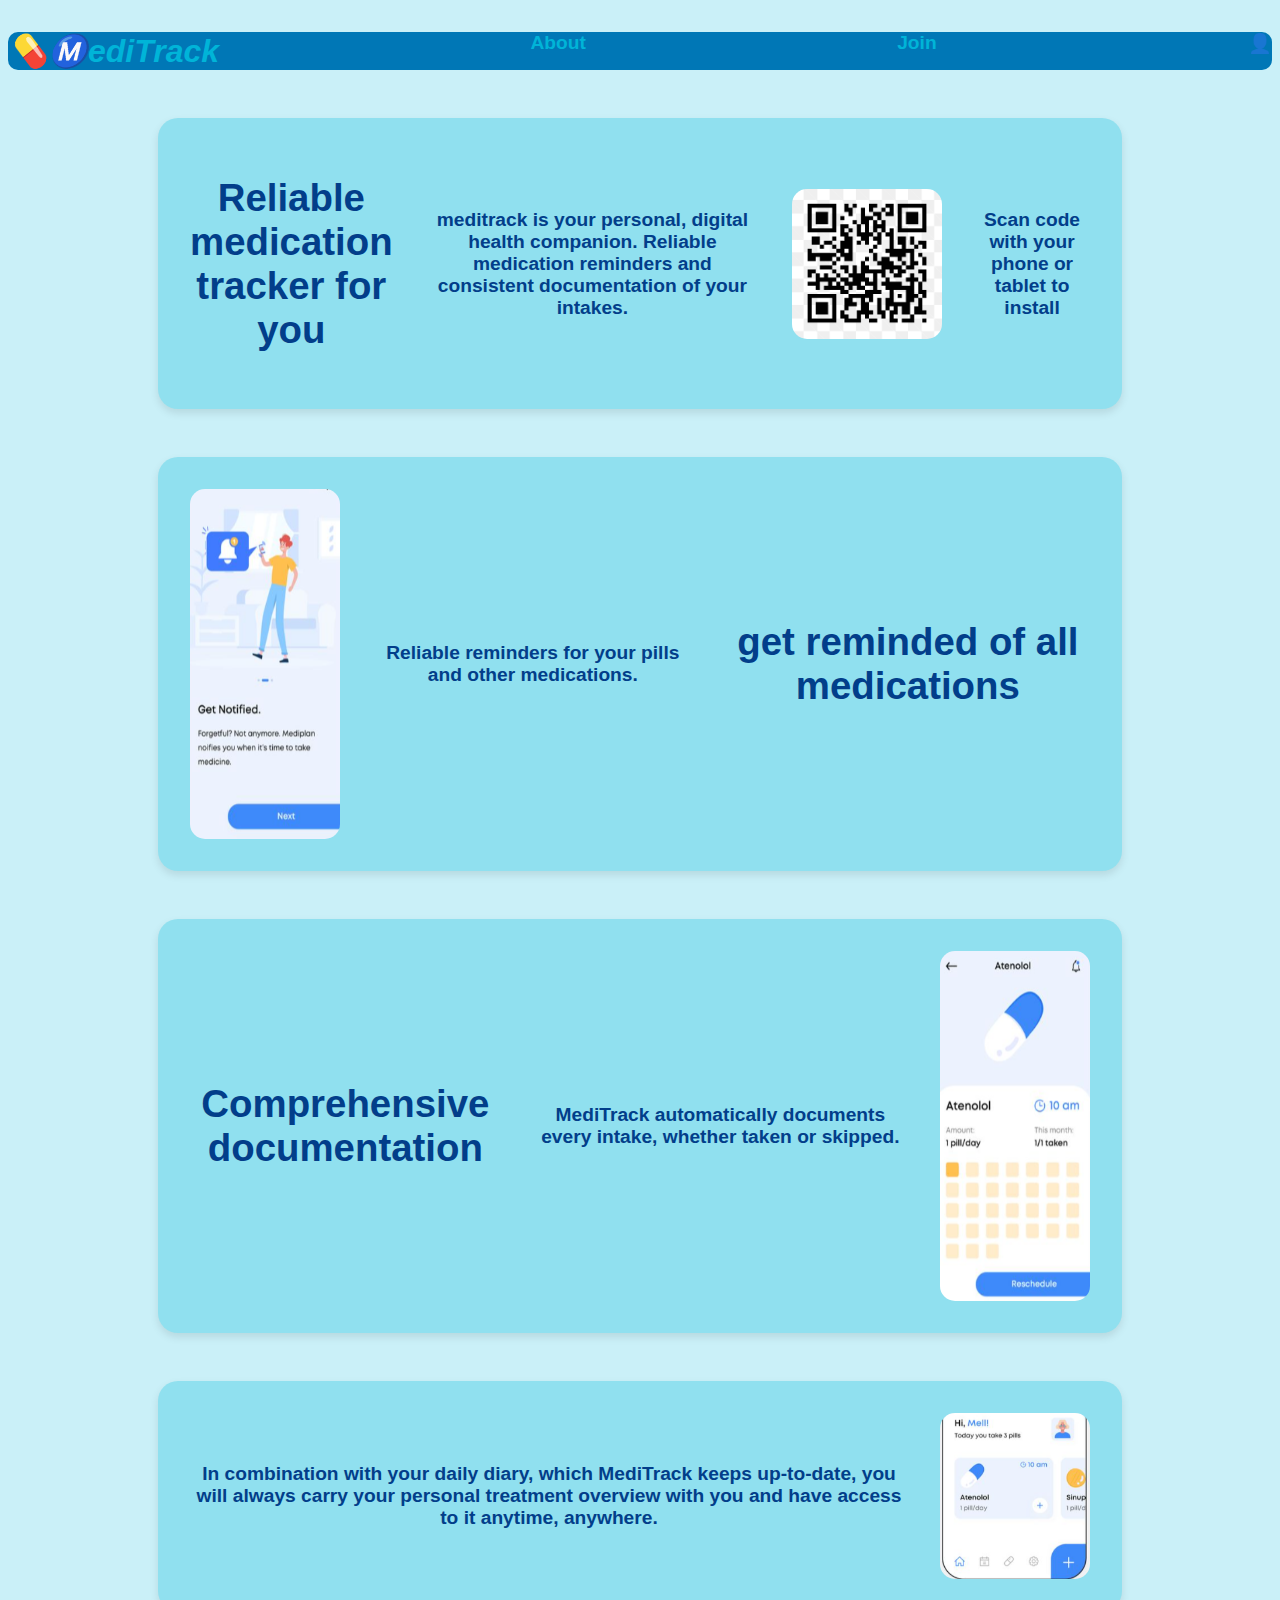
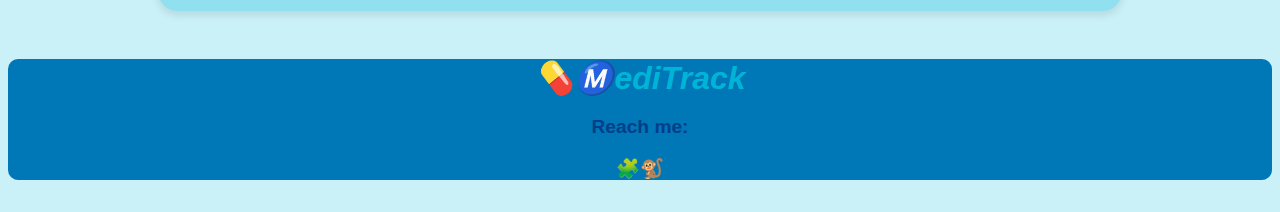
<file: Vision Board/vision.html>
<!DOCTYPE html>
<html lang="en">
    <head>
        <meta charset="UTF-8">
        <meta name="viewport" content="width=device-width, initial-scale=1.0">
        <title>About</title>
        <link rel="stylesheet" href="vision.css">
        <script src="vision.js" defer></script>
    </head>
    <body>
        <header>
            <nav class="nav">
                <a href="vision.html" id="logo">💊Ⓜ️ediTrack</a>
                <a href="../About/About.html" id="about">About</a>
                <a href="../Registeration/Registration.html" id="register">Join</a>
                <a href="../index.html" id="Profile">👤</a>
            </nav>
        </header>
            <div class="intro">
                <h1>Reliable medication tracker for you</h1>
                <p>meditrack is your personal, digital health companion. Reliable medication reminders and consistent documentation of your intakes.</p>
                <img src="../../images/Screenshot2025-10-17-113244.png" alt="QR code" width="150" height="150">
                <p>Scan code with your phone or tablet to install</p>
            </div>

            <div class="overview">
                <h1>get reminded of all medications</h1>
                <p>Reliable reminders for your pills and other medications.</p>
                <img src="../../images/Screenshot2025-10-17-115702.png" alt="app" width="150" height="350">
            </div>

            <div class="dashboard">
                <h1>Comprehensive documentation</h1>
                <p>MediTrack automatically documents every intake, whether taken or skipped.</p>
                <img src="../../images/Screenshot2025-10-17-120631.png" alt="dailyDoc"  width="150" height="350">
            </div>
            <div class="more">
                <p>In combination with your daily diary, which MediTrack keeps up-to-date, you will always carry your personal treatment overview with you and have access to it anytime, anywhere.</p>
                <img src="../../images/Screenshot2025-10-17-120216.png" alt="notifications" width="150" heigth="150">
            </div>

        <footer>
            <a href="../Vision Board/vision.html" id="logo">💊Ⓜ️ediTrack</a>
            <p>Reach me:</p>
            <a href="http://github.com/h4limaabdi">🧩🐒</a>
        </footer>
    </body>
</html>
</file>
<file: Vision Board/vision.css>
body{
    background-color: #caf0f8;
    color:#023e8a;
    text-align: center;
    font-size: larger;
    font-family: 'Gill Sans', 'Gill Sans MT', Calibri, 'Trebuchet MS', sans-serif;
    font-weight: 700;
}

header{ 
    background-color: #0077b6;
    border-radius: 10px;
    padding: 2opx;
    margin:2rem auto;
}

a{
    text-decoration: none;
    color: #00b4d8;
}

.nav{
    display: flex;
    justify-content: space-between;
}

#logo{
    font-weight: 900;
    font-size: xx-large;
    font-style: italic;
}

.intro, .overview, .dashboard, .more {
    display: flex;
    align-items: center;
    justify-content: space-between;
    gap: 2rem;
    margin: 3rem auto; 
    max-width: 900px;
    padding: 2rem;
    background-color: #90e0ef;
    border-radius: 20px;
    box-shadow: 0 4px 8px rgba(0,0,0,0.1);
}

.overview{
    flex-direction: row-reverse;
}

.intro img, .overview img, .dashboard img, .more img {
    border-radius: 15px;
}

footer{ 
    background-color: #0077b6;
    border-radius: 10px;
    padding: 2opx;
    margin:2rem auto;
    align-items: center;
}
</file>
